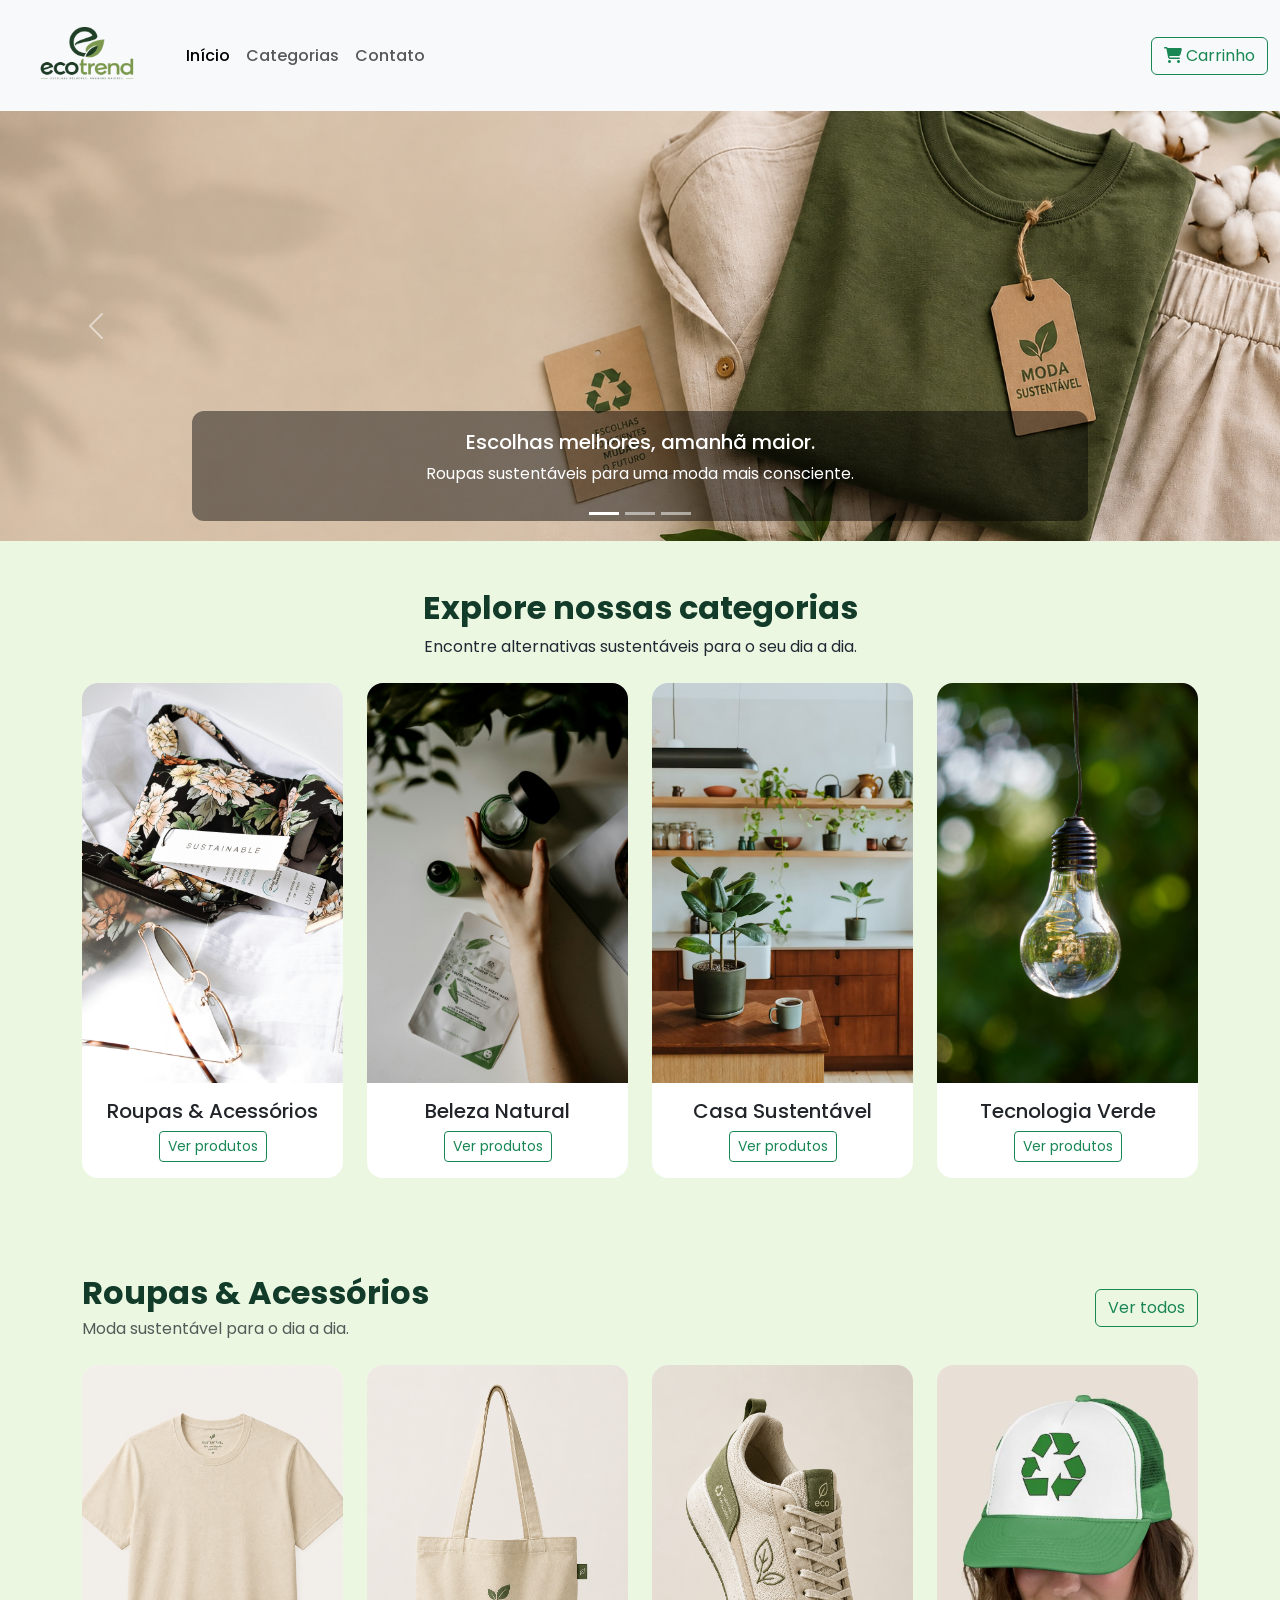
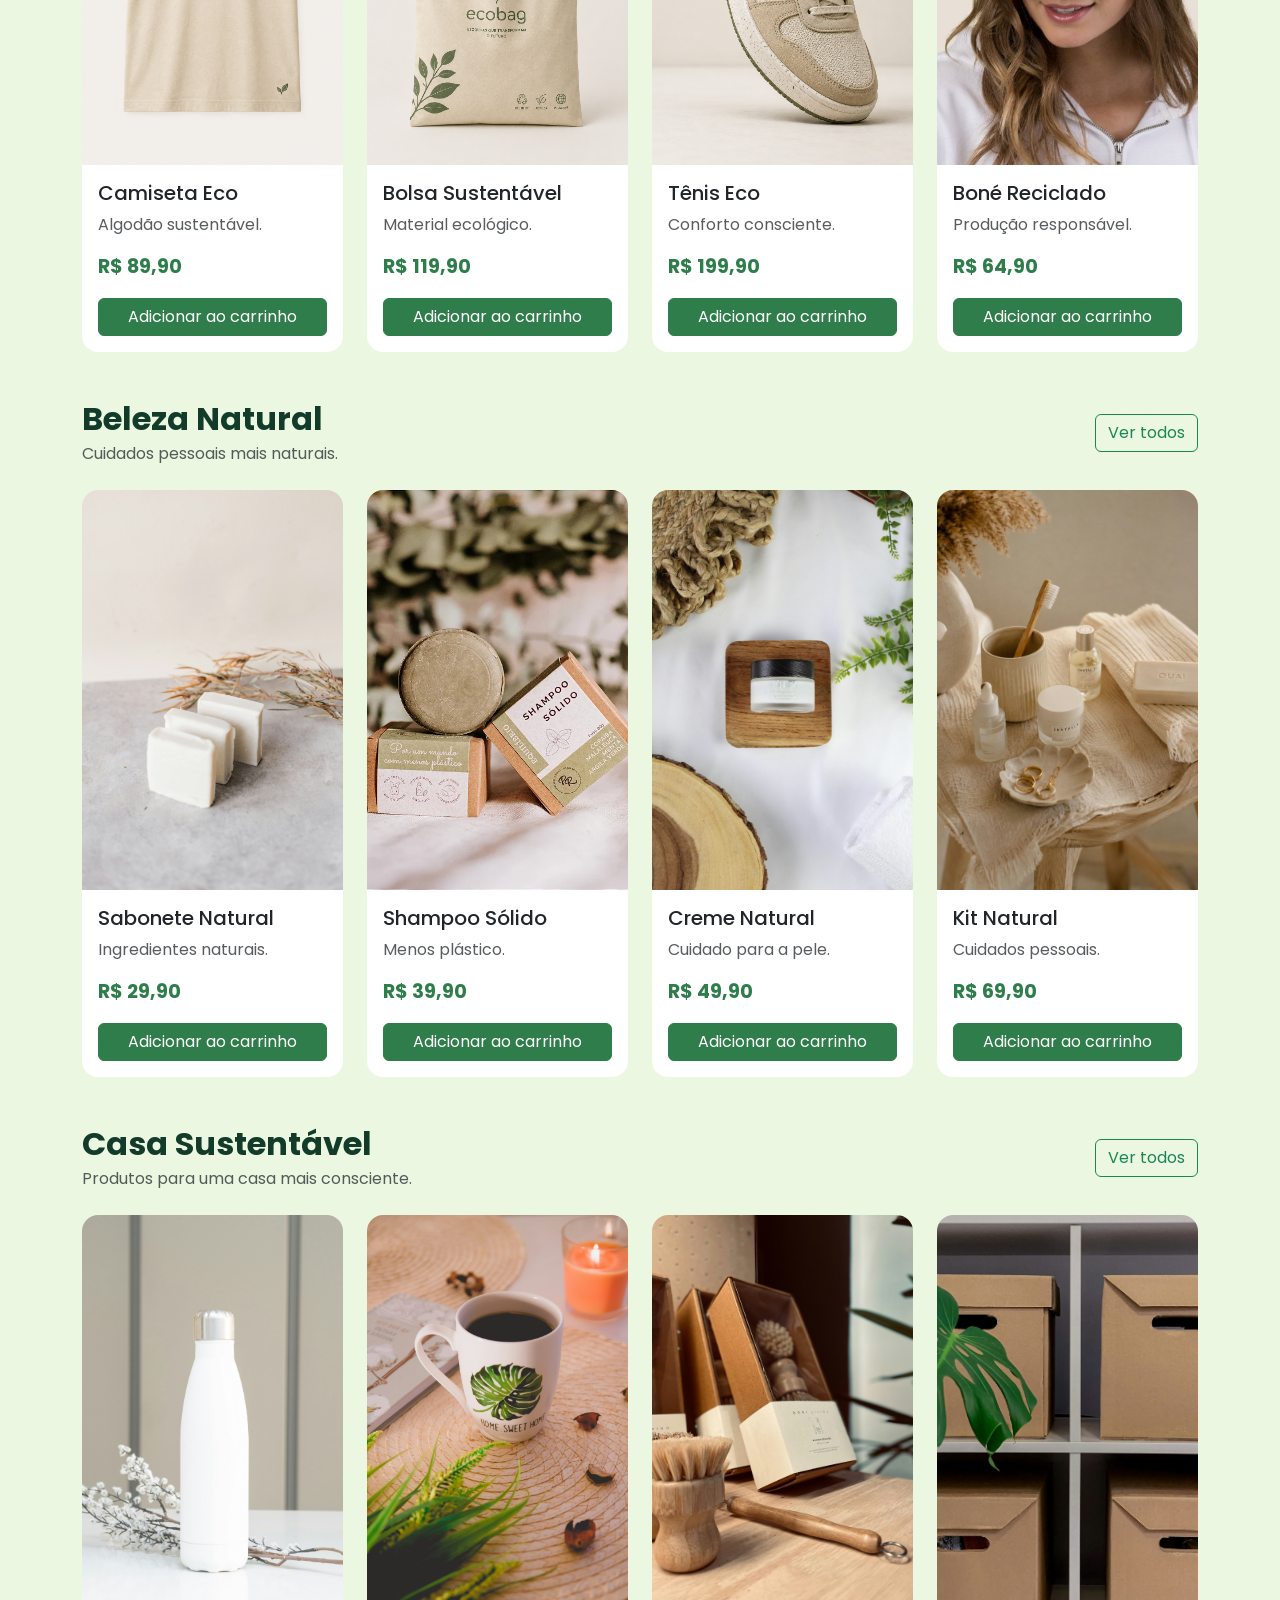
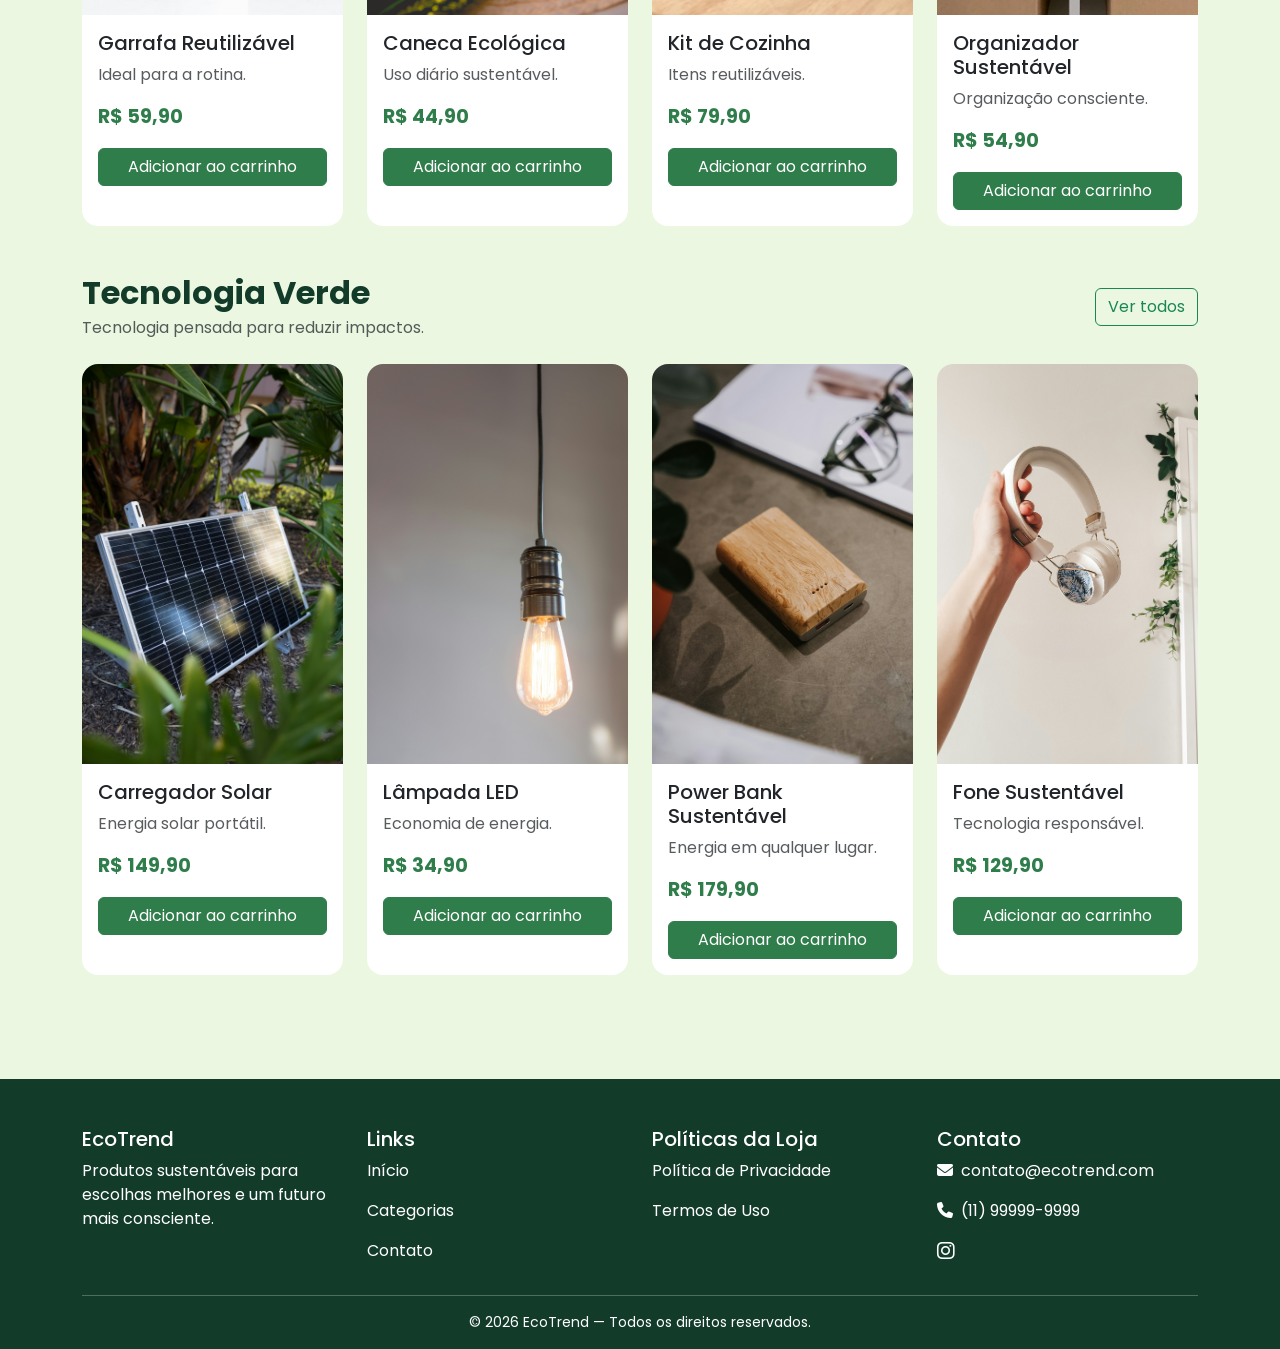
<file: index.html>
<!doctype html>
<html lang="pt-BR">
<head>
  <meta charset="utf-8">
  <meta name="viewport" content="width=device-width, initial-scale=1">
  <title>Início | EcoTrend</title>
  <link rel="icon" href="img/logo-ecotrend.png" type="image/png">

  <link href="https://cdn.jsdelivr.net/npm/bootstrap@5.3.3/dist/css/bootstrap.min.css" rel="stylesheet">
  <link href="https://cdnjs.cloudflare.com/ajax/libs/font-awesome/6.7.2/css/all.min.css" rel="stylesheet">
  <link rel="stylesheet" href="css/style.css">
</head>

<body>
<header>
  <nav class="navbar navbar-expand-lg navbar-light bg-light">
    <div class="container-fluid">
      <a class="navbar-brand" href="index.html"><img src="img/logo-ecotrend.png" alt="EcoTrend"></a>
      <button class="navbar-toggler" type="button" data-bs-toggle="collapse" data-bs-target="#navbarText" aria-controls="navbarText" aria-expanded="false" aria-label="Toggle navigation">
        <span class="navbar-toggler-icon"></span>
      </button>
      <div class="collapse navbar-collapse" id="navbarText">
        <ul class="navbar-nav me-auto mb-2 mb-lg-0">
          <li class="nav-item">
            <a class="nav-link active" aria-current="page" href="index.html">Início</a>
          </li>
          <li class="nav-item">
            <a class="nav-link" href="categorias.html">Categorias</a>
          </li>
          <li class="nav-item">
            <a class="nav-link" href="contato.html">Contato</a>
          </li>
        </ul>
        <a class="btn btn-outline-success" href="categorias.html"><i class="fa-solid fa-cart-shopping"></i> Carrinho</a>
      </div>
    </div>
  </nav>
</header>

<main>
<section>
<div id="carouselExampleCaptions" class="carousel slide" data-bs-ride="carousel">
  <div class="carousel-indicators">
    <button type="button" data-bs-target="#carouselExampleCaptions" data-bs-slide-to="0" class="active" aria-current="true" aria-label="Slide 1"></button>
    <button type="button" data-bs-target="#carouselExampleCaptions" data-bs-slide-to="1" aria-label="Slide 2"></button>
    <button type="button" data-bs-target="#carouselExampleCaptions" data-bs-slide-to="2" aria-label="Slide 3"></button>
  </div>
  <div class="carousel-inner">
    <div class="carousel-item active">
      <img src="img/banner-1.png" class="d-block w-100 hero-img" alt="Produtos sustentáveis">
      <div class="carousel-caption d-none d-md-block">
        <h5>Escolhas melhores, amanhã maior.</h5>
        <p>Roupas sustentáveis para uma moda mais consciente.</p>
      </div>
    </div>
    <div class="carousel-item">
      <img src="img/banner-2.jpg" class="d-block w-100 hero-img" alt="Tecnologia verde">
      <div class="carousel-caption d-none d-md-block">
        <h5>Tecnologia verde</h5>
        <p>Inovação que respeita o planeta.</p>
      </div>
    </div>
    <div class="carousel-item">
      <img src="img/banner-3.jpg" class="d-block w-100 hero-img" alt="Casa sustentável">
      <div class="carousel-caption d-none d-md-block">
        <h5>Uma casa mais consciente</h5>
        <p>Itens sustentáveis para todos os ambientes.</p>
      </div>
    </div>
  </div>
  <button class="carousel-control-prev" type="button" data-bs-target="#carouselExampleCaptions" data-bs-slide="prev">
    <span class="carousel-control-prev-icon" aria-hidden="true"></span>
    <span class="visually-hidden">Previous</span>
  </button>
  <button class="carousel-control-next" type="button" data-bs-target="#carouselExampleCaptions" data-bs-slide="next">
    <span class="carousel-control-next-icon" aria-hidden="true"></span>
    <span class="visually-hidden">Next</span>
  </button>
</div>
</section>

  <section class="container py-5">
    <div class="text-center mb-4">
      <h2 class="section-title">Explore nossas categorias</h2>
      <p>Encontre alternativas sustentáveis para o seu dia a dia.</p>
    </div>

    <div class="categorias-grid">
      <div class="card category-card h-100">
        <img src="img/categoria-roupas.jpg" alt="Roupas sustentáveis">

        <div class="card-body text-center">
          <h5>Roupas & Acessórios</h5>
          <a href="categorias.html" class="btn btn-outline-success btn-sm">Ver produtos</a>
        </div>
      </div>

      <div class="card category-card h-100">
        <img src="img/categoria-beleza.jpg" alt="Beleza natural">

        <div class="card-body text-center">
          <h5>Beleza Natural</h5>
          <a href="categorias.html" class="btn btn-outline-success btn-sm">Ver produtos</a>
        </div>
      </div>

      <div class="card category-card h-100">
        <img src="img/categoria-casa.png" alt="Casa sustentável">

        <div class="card-body text-center">
          <h5>Casa Sustentável</h5>
          <a href="categorias.html" class="btn btn-outline-success btn-sm">Ver produtos</a>
        </div>
      </div>

      <div class="card category-card h-100">
        <img src="img/categoria-tech.jpg" alt="Tecnologia verde">

        <div class="card-body text-center">
          <h5>Tecnologia Verde</h5>
          <a href="categorias.html" class="btn btn-outline-success btn-sm">Ver produtos</a>
        </div>
      </div>
    </div>
  </section>

  <section class="py-5">
    <div class="container">

      <div class="mb-5">
        <div class="d-flex justify-content-between align-items-center mb-4">
          <div>
            <h2 class="section-title mb-1">Roupas & Acessórios</h2>
            <p class="text-muted mb-0">Moda sustentável para o dia a dia.</p>
          </div>
          <a href="categorias.html" class="btn btn-outline-success">Ver todos</a>
        </div>

        <div class="row g-4">

          <div class="col-12 col-md-6 col-lg-3">
            <div class="card product-card h-100">
              <img src="img/produto-1.png" class="card-img-top" alt="Camiseta Eco">

              <div class="card-body">
                <h5 class="card-title">Camiseta Eco</h5>
                <p class="card-text text-muted">Algodão sustentável.</p>
                <p class="price">R$ 89,90</p>
                <a href="produto.html" class="btn btn-eco w-100">Adicionar ao carrinho</a>
              </div>
            </div>
          </div>


          <div class="col-12 col-md-6 col-lg-3">
            <div class="card product-card h-100">
              <img src="img/produto-5.png" class="card-img-top" alt="Bolsa Sustentável">

              <div class="card-body">
                <h5 class="card-title">Bolsa Sustentável</h5>
                <p class="card-text text-muted">Material ecológico.</p>
                <p class="price">R$ 119,90</p>
                <a href="produto.html" class="btn btn-eco w-100">Adicionar ao carrinho</a>
              </div>
            </div>
          </div>


          <div class="col-12 col-md-6 col-lg-3">
            <div class="card product-card h-100">
              <img src="img/produto-6.png" class="card-img-top" alt="Tênis Eco">

              <div class="card-body">
                <h5 class="card-title">Tênis Eco</h5>
                <p class="card-text text-muted">Conforto consciente.</p>
                <p class="price">R$ 199,90</p>
                <a href="produto.html" class="btn btn-eco w-100">Adicionar ao carrinho</a>
              </div>
            </div>
          </div>


          <div class="col-12 col-md-6 col-lg-3">
            <div class="card product-card h-100">
              <img src="img/produto-7.jpg" class="card-img-top" alt="Boné Reciclado">

              <div class="card-body">
                <h5 class="card-title">Boné Reciclado</h5>
                <p class="card-text text-muted">Produção responsável.</p>
                <p class="price">R$ 64,90</p>
                <a href="produto.html" class="btn btn-eco w-100">Adicionar ao carrinho</a>
              </div>
            </div>
          </div>
        </div>
      </div>

      <div class="mb-5">
        <div class="d-flex justify-content-between align-items-center mb-4">
          <div>
            <h2 class="section-title mb-1">Beleza Natural</h2>
            <p class="text-muted mb-0">Cuidados pessoais mais naturais.</p>
          </div>
          <a href="categorias.html" class="btn btn-outline-success">Ver todos</a>
        </div>

        <div class="row g-4">

          <div class="col-12 col-md-6 col-lg-3">
            <div class="card product-card h-100">
              <img src="img/produto-8.jpg" class="card-img-top" alt="Sabonete Natural">

              <div class="card-body">
                <h5 class="card-title">Sabonete Natural</h5>
                <p class="card-text text-muted">Ingredientes naturais.</p>
                <p class="price">R$ 29,90</p>
                <a href="produto.html" class="btn btn-eco w-100">Adicionar ao carrinho</a>
              </div>
            </div>
          </div>


          <div class="col-12 col-md-6 col-lg-3">
            <div class="card product-card h-100">
              <img src="img/produto-9.jpg" class="card-img-top" alt="Shampoo Sólido">
              <div class="card-body">
                <h5 class="card-title">Shampoo Sólido</h5>
                <p class="card-text text-muted">Menos plástico.</p>
                <p class="price">R$ 39,90</p>
                <a href="produto.html" class="btn btn-eco w-100">Adicionar ao carrinho</a>
              </div>
            </div>
          </div>

          <div class="col-12 col-md-6 col-lg-3">
            <div class="card product-card h-100">
              <img src="img/produto-10.jpg" class="card-img-top" alt="Creme Natural">

              <div class="card-body">
                <h5 class="card-title">Creme Natural</h5>
                <p class="card-text text-muted">Cuidado para a pele.</p>
                <p class="price">R$ 49,90</p>
                <a href="produto.html" class="btn btn-eco w-100">Adicionar ao carrinho</a>
              </div>
            </div>
          </div>


          <div class="col-12 col-md-6 col-lg-3">
            <div class="card product-card h-100">
              <img src="img/produto-11.jpg" class="card-img-top" alt="Kit Natural">

              <div class="card-body">
                <h5 class="card-title">Kit Natural</h5>
                <p class="card-text text-muted">Cuidados pessoais.</p>
                <p class="price">R$ 69,90</p>
                <a href="produto.html" class="btn btn-eco w-100">Adicionar ao carrinho</a>
              </div>
            </div>
          </div>
        </div>
      </div>

      <div class="mb-5">

        <div class="d-flex justify-content-between align-items-center mb-4">
          <div>
            <h2 class="section-title mb-1">Casa Sustentável</h2>
            <p class="text-muted mb-0">Produtos para uma casa mais consciente.</p>
          </div>
          <a href="categorias.html" class="btn btn-outline-success">Ver todos</a>
        </div>

        <div class="row g-4">
          <div class="col-12 col-md-6 col-lg-3">
            <div class="card product-card h-100">
              <img src="img/produto-3.jpg" class="card-img-top" alt="Garrafa Reutilizável">

              <div class="card-body">
                <h5 class="card-title">Garrafa Reutilizável</h5>
                <p class="card-text text-muted">Ideal para a rotina.</p>
                <p class="price">R$ 59,90</p>
                <a href="produto.html" class="btn btn-eco w-100">Adicionar ao carrinho</a>
              </div>
            </div>
          </div>


          <div class="col-12 col-md-6 col-lg-3">
            <div class="card product-card h-100">
              <img src="img/produto-12.jpg" class="card-img-top" alt="Caneca Ecológica">

              <div class="card-body">
                <h5 class="card-title">Caneca Ecológica</h5>
                <p class="card-text text-muted">Uso diário sustentável.</p>
                <p class="price">R$ 44,90</p>
                <a href="produto.html" class="btn btn-eco w-100">Adicionar ao carrinho</a>
              </div>
            </div>
          </div>


          <div class="col-12 col-md-6 col-lg-3">
            <div class="card product-card h-100">
              <img src="img/produto-13.jpg" class="card-img-top" alt="Kit de Cozinha">

              <div class="card-body">
                <h5 class="card-title">Kit de Cozinha</h5>
                <p class="card-text text-muted">Itens reutilizáveis.</p>
                <p class="price">R$ 79,90</p>
                <a href="produto.html" class="btn btn-eco w-100">Adicionar ao carrinho</a>
              </div>
            </div>
          </div>


          <div class="col-12 col-md-6 col-lg-3">
            <div class="card product-card h-100">
              <img src="img/produto-14.jpg" class="card-img-top" alt="Organizador Sustentável">

              <div class="card-body">
                <h5 class="card-title">Organizador Sustentável</h5>
                <p class="card-text text-muted">Organização consciente.</p>
                <p class="price">R$ 54,90</p>
                <a href="produto.html" class="btn btn-eco w-100">Adicionar ao carrinho</a>
              </div>
            </div>
          </div>
        </div>
      </div>

      <div class="mb-2">

        <div class="d-flex justify-content-between align-items-center mb-4">
          <div>
            <h2 class="section-title mb-1">Tecnologia Verde</h2>
            <p class="text-muted mb-0">Tecnologia pensada para reduzir impactos.</p>
          </div>
          <a href="categorias.html" class="btn btn-outline-success">Ver todos</a>
        </div>

        <div class="row g-4">

          <div class="col-12 col-md-6 col-lg-3">
            <div class="card product-card h-100">
              <img src="img/produto-16.jpg" class="card-img-top" alt="Carregador Solar">

              <div class="card-body">
                <h5 class="card-title">Carregador Solar</h5>
                <p class="card-text text-muted">Energia solar portátil.</p>
                <p class="price">R$ 149,90</p>
                <a href="produto.html" class="btn btn-eco w-100">Adicionar ao carrinho</a>
              </div>
            </div>
          </div>

          <div class="col-12 col-md-6 col-lg-3">
            <div class="card product-card h-100">
              <img src="img/produto-15.jpg" class="card-img-top" alt="Lâmpada LED">

              <div class="card-body">
                <h5 class="card-title">Lâmpada LED</h5>
                <p class="card-text text-muted">Economia de energia.</p>
                <p class="price">R$ 34,90</p>
                <a href="produto.html" class="btn btn-eco w-100">Adicionar ao carrinho</a>
              </div>
            </div>
          </div>

          <div class="col-12 col-md-6 col-lg-3">
            <div class="card product-card h-100">
              <img src="img/produto-4.jpg" class="card-img-top" alt="Power Bank Solar">

              <div class="card-body">
                <h5 class="card-title">Power Bank Sustentável</h5>
                <p class="card-text text-muted">Energia em qualquer lugar.</p>
                <p class="price">R$ 179,90</p>
                <a href="produto.html" class="btn btn-eco w-100">Adicionar ao carrinho</a>
              </div>
            </div>
          </div>

          <div class="col-12 col-md-6 col-lg-3">
            <div class="card product-card h-100">
              <img src="img/produto-17.jpg" class="card-img-top" alt="Fone Sustentável">
              <div class="card-body">
                <h5 class="card-title">Fone Sustentável</h5>
                <p class="card-text text-muted">Tecnologia responsável.</p>
                <p class="price">R$ 129,90</p>
                <a href="produto.html" class="btn btn-eco w-100">Adicionar ao carrinho</a>
              </div>
            </div>
          </div>
        </div>
      </div>
    </div>
  </section>
</main>

<footer class="footer mt-5 pt-5 pb-3">
  <div class="container">
    <div class="row g-4">
      <div class="col-md-3">
        <h5>EcoTrend</h5>
        <p>Produtos sustentáveis para escolhas melhores e um futuro mais consciente.</p>
      </div>
      
      <div class="col-md-3">
        <h5>Links</h5>
        <p><a href="index.html">Início</a></p>
        <p><a href="categorias.html">Categorias</a></p>
        <p><a href="contato.html">Contato</a></p>
      </div>

      <div class="col-md-3">
        <h5>Políticas da Loja</h5>
        <p><a href="#">Política de Privacidade</a></p>
        <p><a href="#">Termos de Uso</a></p>
      </div>

      <div class="col-md-3">
        <h5>Contato</h5>
        <p><i class="fa-solid fa-envelope me-2"></i>contato@ecotrend.com</p>
        <p><i class="fa-solid fa-phone me-2"></i>(11) 99999-9999</p>
        <div class="mt-3">
          <a class="me-3" href="https://www.instagram.com" target="_blank"><i class="fa-brands fa-instagram fa-lg"></i></a>
        </div>
      </div>
    </div>
    <hr>
    <div class="text-center small">© 2026 EcoTrend — Todos os direitos reservados.</div>
  </div>
</footer>
<script src="https://cdn.jsdelivr.net/npm/bootstrap@5.3.3/dist/js/bootstrap.bundle.min.js"></script>
</body>
</html>
</file>
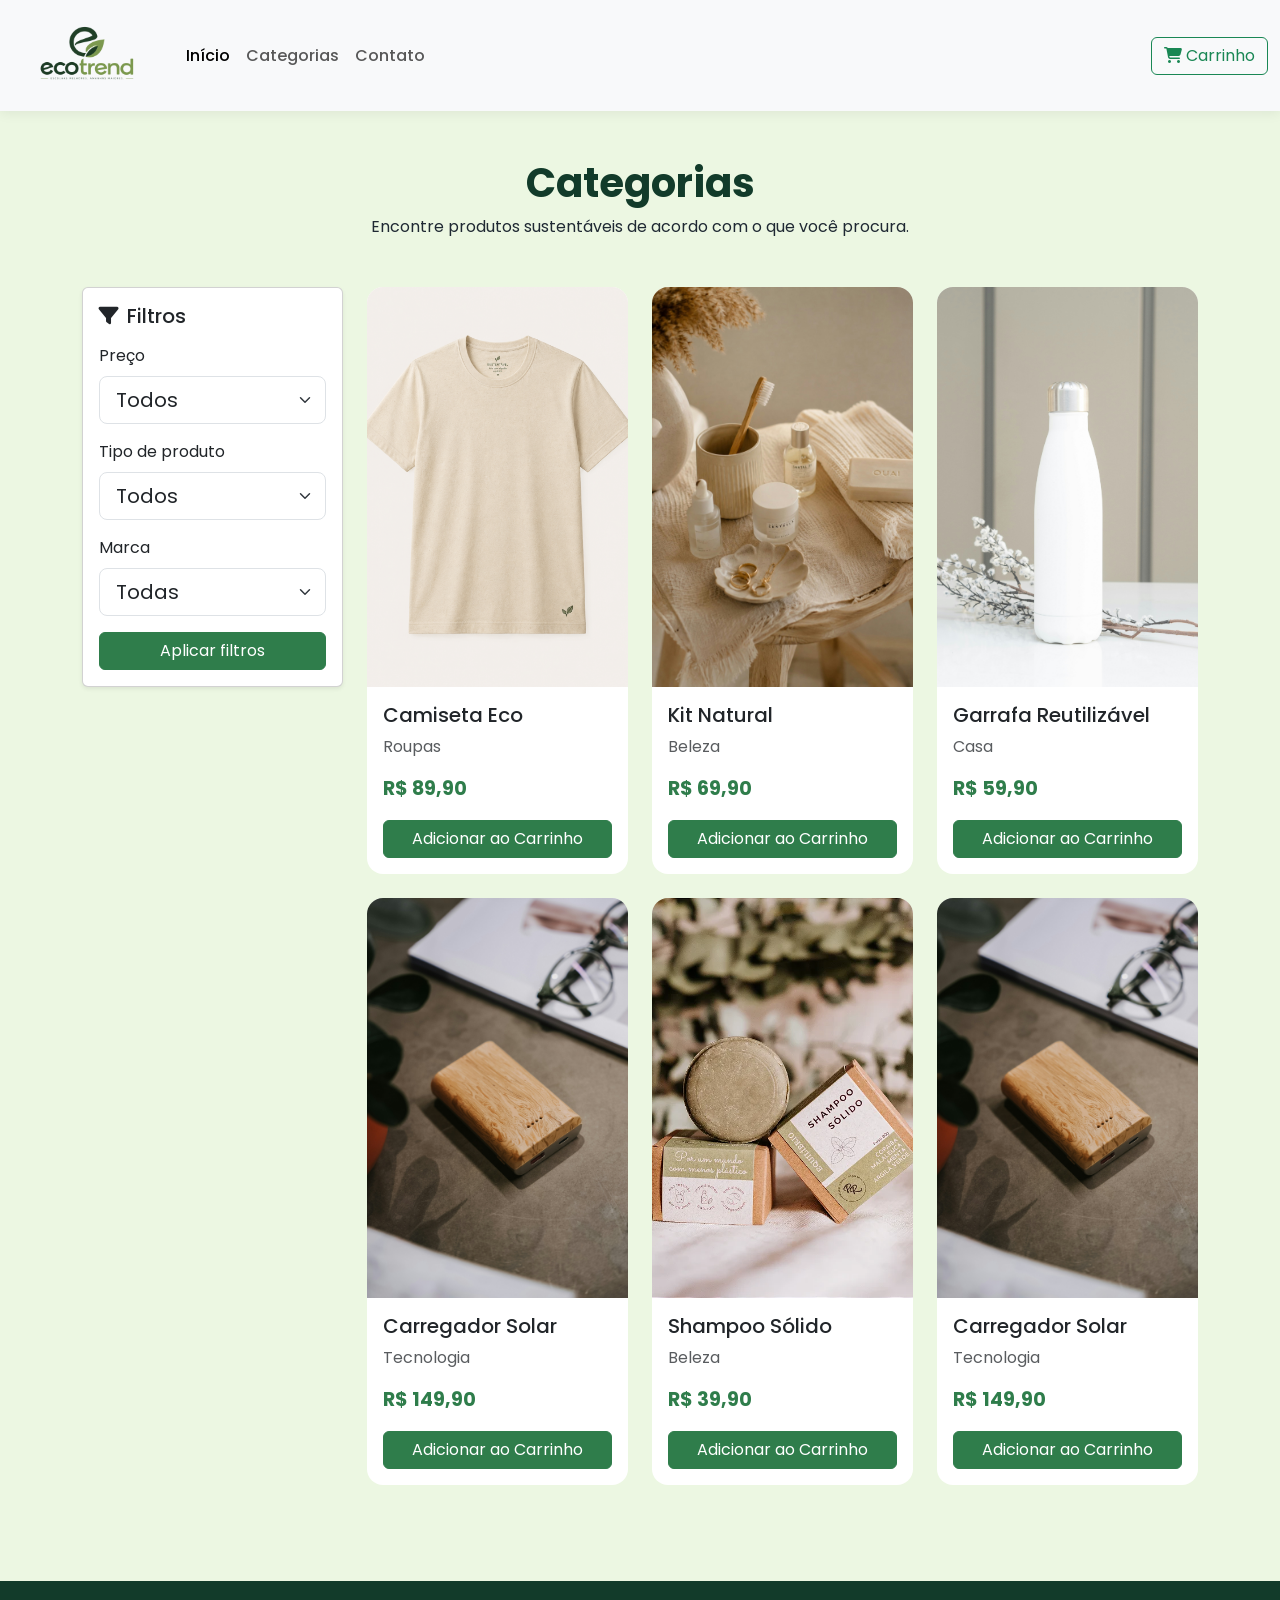
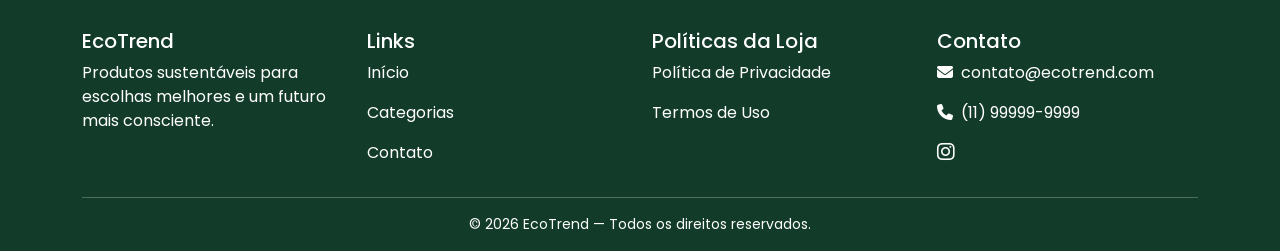
<file: categorias.html>
<!doctype html>
<html lang="pt-BR">
<head>
  <meta charset="utf-8">
  <meta name="viewport" content="width=device-width, initial-scale=1">
  <title>Categorias | EcoTrend</title>
  <link rel="icon" href="img/logo-ecotrend.png" type="image/png">

  <link href="https://cdn.jsdelivr.net/npm/bootstrap@5.3.3/dist/css/bootstrap.min.css" rel="stylesheet">
  <link href="https://cdnjs.cloudflare.com/ajax/libs/font-awesome/6.7.2/css/all.min.css" rel="stylesheet">
  <link rel="stylesheet" href="css/style.css">
</head>
<body>

<header>
  <nav class="navbar navbar-expand-lg navbar-light bg-light">
    <div class="container-fluid">
      <a class="navbar-brand" href="index.html"><img src="img/logo-ecotrend.png" alt="EcoTrend"></a>
      <button class="navbar-toggler" type="button" data-bs-toggle="collapse" data-bs-target="#navbarText" aria-controls="navbarText" aria-expanded="false" aria-label="Toggle navigation">
        <span class="navbar-toggler-icon"></span>
      </button>
      <div class="collapse navbar-collapse" id="navbarText">
        <ul class="navbar-nav me-auto mb-2 mb-lg-0">
          <li class="nav-item">
            <a class="nav-link active" aria-current="page" href="index.html">Início</a>
          </li>
          <li class="nav-item">
            <a class="nav-link" href="categorias.html">Categorias</a>
          </li>
          <li class="nav-item">
            <a class="nav-link" href="contato.html">Contato</a>
          </li>
        </ul>
        <a class="btn btn-outline-success" href="categorias.html"><i class="fa-solid fa-cart-shopping"></i> Carrinho</a>
      </div>
    </div>
  </nav>
</header>

<main class="container py-5">
  <div class="text-center mb-5">
    <h1 class="section-title">Categorias</h1>
    <p>Encontre produtos sustentáveis de acordo com o que você procura.</p>
  </div>

  <div class="row g-4">
    <aside class="col-12 col-lg-3">
      <div class="card shadow-sm p-3">
        <h5 class="mb-3"><i class="fa-solid fa-filter me-2"></i>Filtros</h5>

        <label class="form-label">Preço</label>
        <select class="form-select form-select-lg mb-3" aria-label="Large select example">
          <option selected>Todos</option>
          <option value="1">Até R$ 50</option>
          <option value="2">R$ 50 - R$ 100</option>
          <option value="3">Acima de R$ 100</option>
        </select>

        <label class="form-label">Tipo de produto</label>
        <select class="form-select form-select-lg mb-3" aria-label="Large select example">
          <option selected>Todos</option>
          <option value="1">Roupas</option>
          <option value="2">Beleza</option>
          <option value="3">Casa</option>
          <option value="4">Tecnologia</option>
        </select>

        <label class="form-label">Marca</label>
        <select class="form-select form-select-lg mb-3" aria-label="Large select example">
          <option selected>Todas</option>
          <option value="1">EcoTrend</option>
          <option value="2">Nature</option>
          <option value="3">GreenLife</option>
        </select>

        <button class="btn btn-eco w-100" type="button">Aplicar filtros</button>
      </div>
    </aside>

    <section class="col-12 col-lg-9">
      <div class="row g-4">
        <div class="col-12 col-md-6 col-xl-4">
          <div class="card product-card h-100">
            <img src="img/produto-1.png" alt="Camiseta Eco">
            <div class="card-body d-flex flex-column">
              <h5>Camiseta Eco</h5>
              <p class="text-muted">Roupas</p>
              <p class="price">R$ 89,90</p>
              <a href="produto.html" class="btn btn-eco mt-auto">Adicionar ao Carrinho</a>
            </div>
          </div>
        </div>

        <div class="col-12 col-md-6 col-xl-4">
          <div class="card product-card h-100">
            <img src="img/produto-11.jpg" alt="Kit Natural">
            <div class="card-body d-flex flex-column">
              <h5>Kit Natural</h5>
              <p class="text-muted">Beleza</p>
              <p class="price">R$ 69,90</p>
              <a href="produto.html" class="btn btn-eco mt-auto">Adicionar ao Carrinho</a>
            </div>
          </div>
        </div>

        <div class="col-12 col-md-6 col-xl-4">
          <div class="card product-card h-100">
            <img src="img/produto-3.jpg" alt="Garrafa Reutilizável">
            <div class="card-body d-flex flex-column">
              <h5>Garrafa Reutilizável</h5>
              <p class="text-muted">Casa</p>
              <p class="price">R$ 59,90</p>
              <a href="produto.html" class="btn btn-eco mt-auto">Adicionar ao Carrinho</a>
            </div>
          </div>
        </div>

        <div class="col-12 col-md-6 col-xl-4">
          <div class="card product-card h-100">
            <img src="img/produto-4.jpg" alt="Carregador Solar">
            <div class="card-body d-flex flex-column">
              <h5>Carregador Solar</h5>
              <p class="text-muted">Tecnologia</p>
              <p class="price">R$ 149,90</p>
              <a href="produto.html" class="btn btn-eco mt-auto">Adicionar ao Carrinho</a>
            </div>
          </div>
        </div>

        <div class="col-12 col-md-6 col-xl-4">
          <div class="card product-card h-100">
            <img src="img/produto-9.jpg" alt="Shampoo Sólido">
            <div class="card-body d-flex flex-column">
              <h5>Shampoo Sólido</h5>
              <p class="text-muted">Beleza</p>
              <p class="price">R$ 39,90</p>
              <a href="produto.html" class="btn btn-eco mt-auto">Adicionar ao Carrinho</a>
            </div>
          </div>
        </div>

        <div class="col-12 col-md-6 col-xl-4">
          <div class="card product-card h-100">
            <img src="img/produto-4.jpg" alt="Carregador Solar">
            <div class="card-body d-flex flex-column">
              <h5>Carregador Solar</h5>
              <p class="text-muted">Tecnologia</p>
              <p class="price">R$ 149,90</p>
              <a href="produto.html" class="btn btn-eco mt-auto">Adicionar ao Carrinho</a>
            </div>
          </div>
        </div>
      </div>
    </section>
  </div>
</main>

<footer class="footer mt-5 pt-5 pb-3">
  <div class="container">
    <div class="row g-4">
      <div class="col-md-3">
        <h5>EcoTrend</h5>
        <p>Produtos sustentáveis para escolhas melhores e um futuro mais consciente.</p>
      </div>
      
      <div class="col-md-3">
        <h5>Links</h5>
        <p><a href="index.html">Início</a></p>
        <p><a href="categorias.html">Categorias</a></p>
        <p><a href="contato.html">Contato</a></p>
      </div>

      <div class="col-md-3">
        <h5>Políticas da Loja</h5>
        <p><a href="#">Política de Privacidade</a></p>
        <p><a href="#">Termos de Uso</a></p>
      </div>

      <div class="col-md-3">
        <h5>Contato</h5>
        <p><i class="fa-solid fa-envelope me-2"></i>contato@ecotrend.com</p>
        <p><i class="fa-solid fa-phone me-2"></i>(11) 99999-9999</p>
        <div class="mt-3">
          <a class="me-3" href="https://www.instagram.com" target="_blank"><i class="fa-brands fa-instagram fa-lg"></i></a>
        </div>
      </div>
    </div>
    <hr>
    <div class="text-center small">© 2026 EcoTrend — Todos os direitos reservados.</div>
  </div>
</footer>

<script src="https://cdn.jsdelivr.net/npm/bootstrap@5.3.3/dist/js/bootstrap.bundle.min.js"></script>
</body>
</html>
</file>
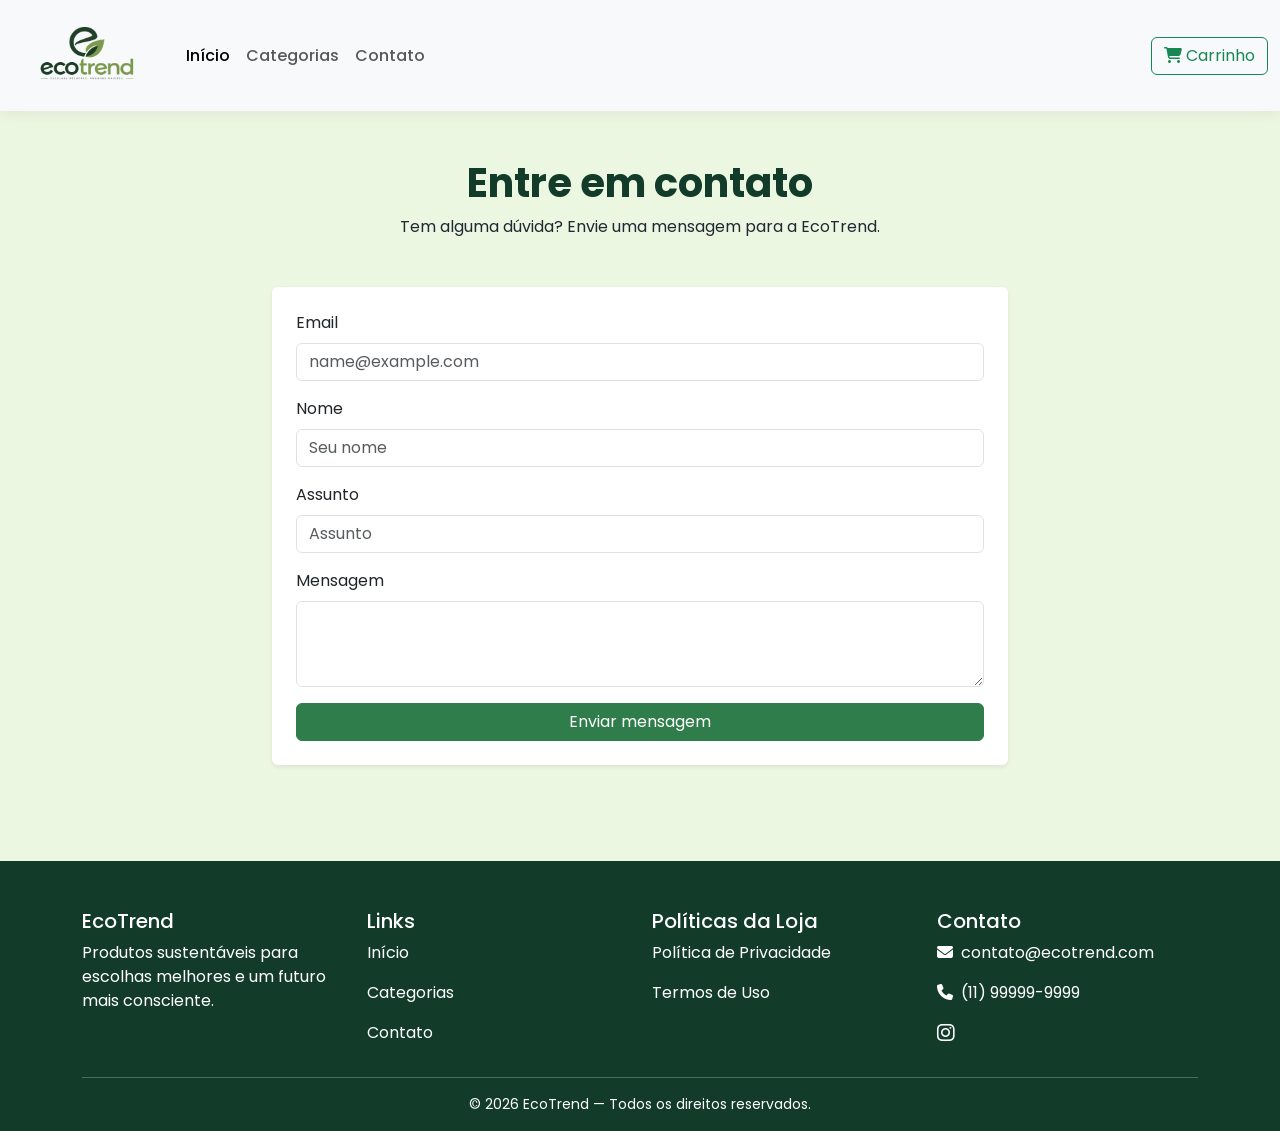
<file: contato.html>
<!doctype html>
<html lang="pt-BR">
<head>
  <meta charset="utf-8">
  <meta name="viewport" content="width=device-width, initial-scale=1">
  <title>Contato | EcoTrend</title>
  <link rel="icon" href="img/logo-ecotrend.png" type="image/png">

  <link href="https://cdn.jsdelivr.net/npm/bootstrap@5.3.3/dist/css/bootstrap.min.css" rel="stylesheet">
  <link href="https://cdnjs.cloudflare.com/ajax/libs/font-awesome/6.7.2/css/all.min.css" rel="stylesheet">
  <link rel="stylesheet" href="css/style.css">
</head>
<body>

<header>
  <nav class="navbar navbar-expand-lg navbar-light bg-light">
    <div class="container-fluid">
      <a class="navbar-brand" href="index.html"><img src="img/logo-ecotrend.png" alt="EcoTrend"></a>
      <button class="navbar-toggler" type="button" data-bs-toggle="collapse" data-bs-target="#navbarText" aria-controls="navbarText" aria-expanded="false" aria-label="Toggle navigation">
        <span class="navbar-toggler-icon"></span>
      </button>
      <div class="collapse navbar-collapse" id="navbarText">
        <ul class="navbar-nav me-auto mb-2 mb-lg-0">
          <li class="nav-item">
            <a class="nav-link active" aria-current="page" href="index.html">Início</a>
          </li>
          <li class="nav-item">
            <a class="nav-link" href="categorias.html">Categorias</a>
          </li>
          <li class="nav-item">
            <a class="nav-link" href="contato.html">Contato</a>
          </li>
        </ul>
        <a class="btn btn-outline-success" href="categorias.html"><i class="fa-solid fa-cart-shopping"></i> Carrinho</a>
      </div>
    </div>
  </nav>
</header>

<main class="container py-5">
  <div class="row justify-content-center">
    <div class="col-12 col-lg-8">
      <div class="text-center mb-5">
        <h1 class="section-title">Entre em contato</h1>
        <p>Tem alguma dúvida? Envie uma mensagem para a EcoTrend.</p>
      </div>

      <form class="card shadow-sm border-0 p-4" onsubmit="enviarFormulario(event)">
        <div class="mb-3">
          <label for="exampleFormControlInput1" class="form-label">Email</label>
          <input type="email" class="form-control" id="exampleFormControlInput1" placeholder="name@example.com">
        </div>
        <div class="mb-3">
          <label for="exampleFormControlInput2" class="form-label">Nome</label>
          <input type="text" class="form-control" id="exampleFormControlInput2" placeholder="Seu nome">
        </div>
        <div class="mb-3">
          <label for="exampleFormControlInput3" class="form-label">Assunto</label>
          <input type="text" class="form-control" id="exampleFormControlInput3" placeholder="Assunto">
        </div>
        <div class="mb-3">
          <label for="exampleFormControlTextarea1" class="form-label">Mensagem</label>
          <textarea class="form-control" id="exampleFormControlTextarea1" rows="3"></textarea>
        </div>
        <button type="submit" class="btn btn-eco w-100">Enviar mensagem</button>
      </form>
    </div>
  </div>
</main>

<footer class="footer mt-5 pt-5 pb-3">
  <div class="container">
    <div class="row g-4">
      <div class="col-md-3">
        <h5>EcoTrend</h5>
        <p>Produtos sustentáveis para escolhas melhores e um futuro mais consciente.</p>
      </div>
      
      <div class="col-md-3">
        <h5>Links</h5>
        <p><a href="index.html">Início</a></p>
        <p><a href="categorias.html">Categorias</a></p>
        <p><a href="contato.html">Contato</a></p>
      </div>

      <div class="col-md-3">
        <h5>Políticas da Loja</h5>
        <p><a href="#">Política de Privacidade</a></p>
        <p><a href="#">Termos de Uso</a></p>
      </div>

      <div class="col-md-3">
        <h5>Contato</h5>
        <p><i class="fa-solid fa-envelope me-2"></i>contato@ecotrend.com</p>
        <p><i class="fa-solid fa-phone me-2"></i>(11) 99999-9999</p>
        <div class="mt-3">
          <a class="me-3" href="https://www.instagram.com" target="_blank"><i class="fa-brands fa-instagram fa-lg"></i></a>
        </div>
      </div>
    </div>
    <hr>
    <div class="text-center small">© 2026 EcoTrend — Todos os direitos reservados.</div>
  </div>
</footer>
<script src="https://cdn.jsdelivr.net/npm/bootstrap@5.3.3/dist/js/bootstrap.bundle.min.js"></script>
</body>
</html>
</file>
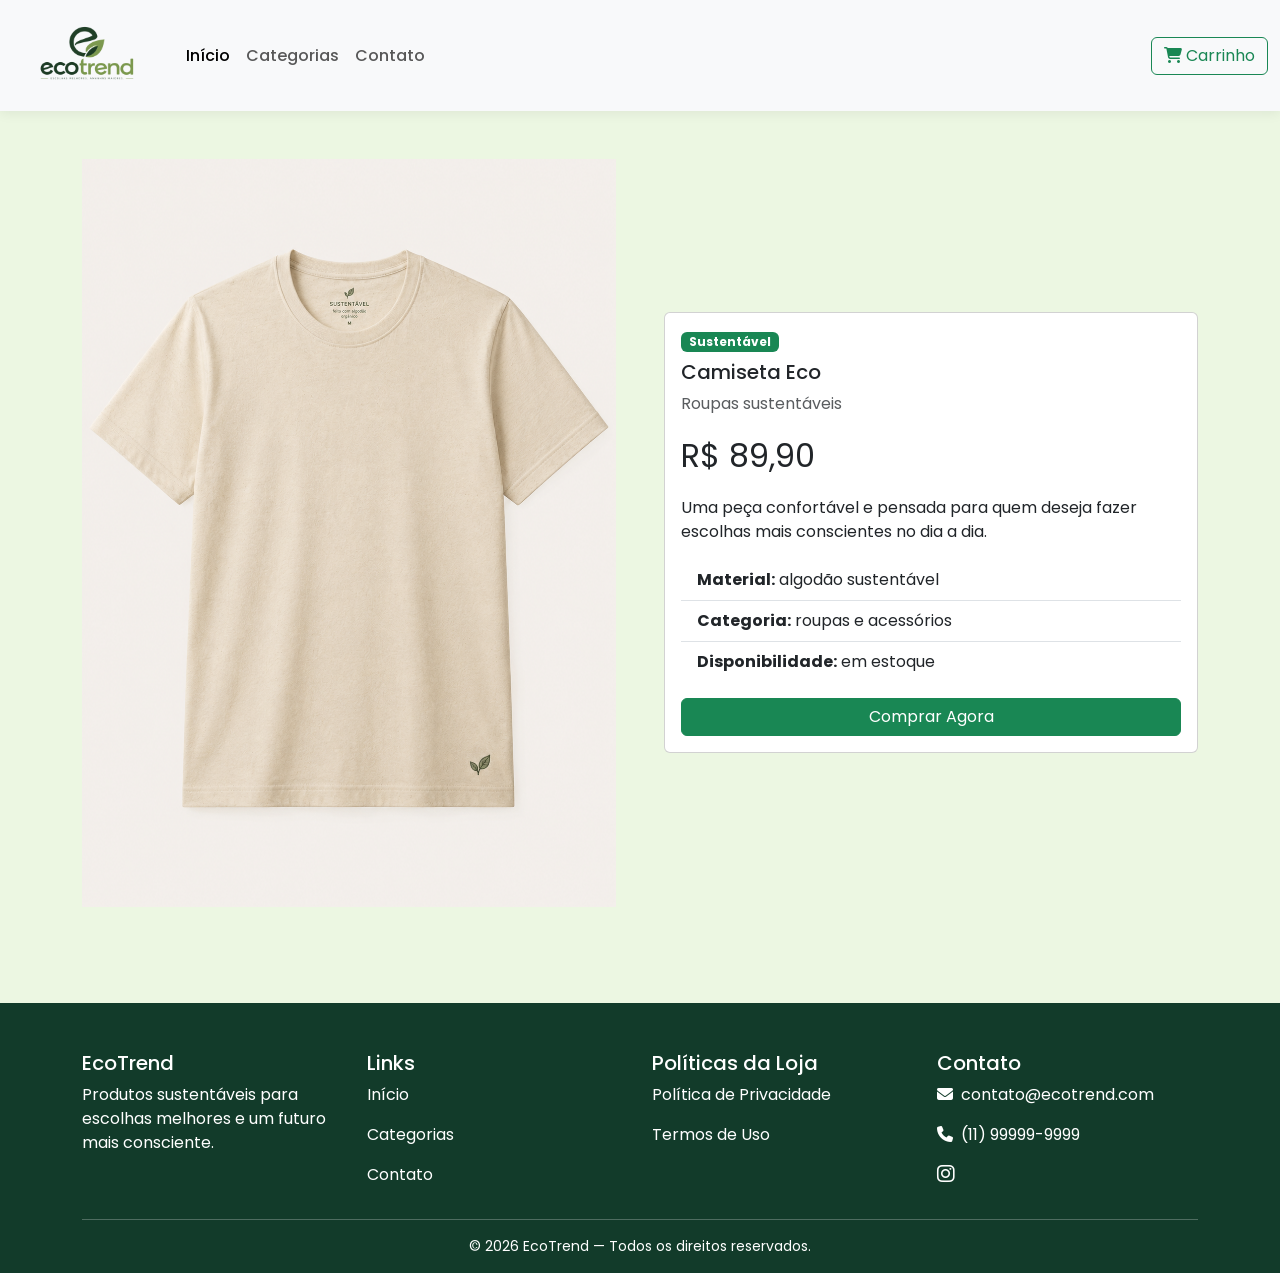
<file: produto.html>
<!doctype html>
<html lang="pt-BR">
<head>
  <meta charset="utf-8">
  <meta name="viewport" content="width=device-width, initial-scale=1">
  <title>Detalhes do Produto | EcoTrend</title>
  <link rel="icon" href="img/logo-ecotrend.png" type="image/png">

  <link href="https://cdn.jsdelivr.net/npm/bootstrap@5.3.3/dist/css/bootstrap.min.css" rel="stylesheet">
  <link href="https://cdnjs.cloudflare.com/ajax/libs/font-awesome/6.7.2/css/all.min.css" rel="stylesheet">
  <link rel="stylesheet" href="css/style.css">
</head>
<body>

<header>
  <nav class="navbar navbar-expand-lg navbar-light bg-light">
    <div class="container-fluid">
      <a class="navbar-brand" href="index.html"><img src="img/logo-ecotrend.png" alt="EcoTrend"></a>
      <button class="navbar-toggler" type="button" data-bs-toggle="collapse" data-bs-target="#navbarText" aria-controls="navbarText" aria-expanded="false" aria-label="Toggle navigation">
        <span class="navbar-toggler-icon"></span>
      </button>
      <div class="collapse navbar-collapse" id="navbarText">
        <ul class="navbar-nav me-auto mb-2 mb-lg-0">
          <li class="nav-item">
            <a class="nav-link active" aria-current="page" href="index.html">Início</a>
          </li>
          <li class="nav-item">
            <a class="nav-link" href="categorias.html">Categorias</a>
          </li>
          <li class="nav-item">
            <a class="nav-link" href="contato.html">Contato</a>
          </li>
        </ul>
        <a class="btn btn-outline-success" href="categorias.html"><i class="fa-solid fa-cart-shopping"></i> Carrinho</a>
      </div>
    </div>
  </nav>
</header>

<main class="container py-5 flex-grow-1">

  <div class="row g-5 align-items-center">
    <div class="col-12 col-lg-6">
      <img src="img/produto-1.png" class="card-img-top" alt="Camiseta Eco">
    </div>

    <div class="col-12 col-lg-6">
      <div class="card">
        <div class="card-body">
          <span class="badge text-bg-success mb-2">Sustentável</span>
          <h5 class="card-title">Camiseta Eco</h5>
          <p class="card-text text-muted">Roupas sustentáveis</p>
          <p class="card-text fs-2">R$ 89,90</p>
          <p class="card-text">Uma peça confortável e pensada para quem deseja fazer escolhas mais conscientes no dia a dia.</p>

          <ul class="list-group list-group-flush mb-3">
            <li class="list-group-item"><strong>Material:</strong> algodão sustentável</li>
            <li class="list-group-item"><strong>Categoria:</strong> roupas e acessórios</li>
            <li class="list-group-item"><strong>Disponibilidade:</strong> em estoque</li>
          </ul>

          <a href="#" class="btn btn-success w-100">Comprar Agora</a>
        </div>
      </div>
    </div>
  </div>
</main>

<footer class="footer mt-5 pt-5 pb-3">
  <div class="container">
    <div class="row g-4">
      <div class="col-md-3">
        <h5>EcoTrend</h5>
        <p>Produtos sustentáveis para escolhas melhores e um futuro mais consciente.</p>
      </div>
      
      <div class="col-md-3">
        <h5>Links</h5>
        <p><a href="index.html">Início</a></p>
        <p><a href="categorias.html">Categorias</a></p>
        <p><a href="contato.html">Contato</a></p>
      </div>

      <div class="col-md-3">
        <h5>Políticas da Loja</h5>
        <p><a href="#">Política de Privacidade</a></p>
        <p><a href="#">Termos de Uso</a></p>
      </div>

      <div class="col-md-3">
        <h5>Contato</h5>
        <p><i class="fa-solid fa-envelope me-2"></i>contato@ecotrend.com</p>
        <p><i class="fa-solid fa-phone me-2"></i>(11) 99999-9999</p>
        <div class="mt-3">
          <a class="me-3" href="https://www.instagram.com" target="_blank"><i class="fa-brands fa-instagram fa-lg"></i></a>
        </div>
      </div>
    </div>
    <hr>
    <div class="text-center small">© 2026 EcoTrend — Todos os direitos reservados.</div>
  </div>
</footer>

<script src="https://cdn.jsdelivr.net/npm/bootstrap@5.3.3/dist/js/bootstrap.bundle.min.js"></script>
</body>
</html>
</file>
<file: css/style.css>
@import url('https://fonts.googleapis.com/css2?family=Poppins:wght@400;500;600;700&display=swap');

:root {
  --eco-dark: #123b2a;
  --eco-green: #2f7d4b;
  --eco-light: #edf7ef;
  --eco-lime: #9bcf53;
  --eco-text: #1f2933;
}

body {
  font-family: "Poppins", sans-serif;
  color: var(--eco-text);
  background: #ecf7e2;
}

.navbar {
  background: #fff;
  box-shadow: 0 2px 12px rgba(0,0,0,.07);
}

.navbar-brand img {
  width: 150px;
  height: 85px;
  object-fit: contain;
}

.nav-link {
  font-weight: 500;
}

.hero-img {
  width: 100%;
  height: 430px;
  object-fit: cover;
  border-radius: 0;
}

.carousel-caption {
  background: rgba(0,0,0,.45);
  border-radius: 12px;
  padding: 1.2rem;
}

.section-title {
  color: var(--eco-dark);
  font-weight: 700;
}

.category-card img,
.product-card img {
  width: 100%;
  height: 400px;
  object-fit: cover;
}

.category-card,
.product-card {
  border: 0;
  border-radius: 16px;
  overflow: hidden;
  transition: transform .2s, box-shadow .2s;
}

.category-card:hover,
.product-card:hover {
  transform: translateY(-4px);
  box-shadow: 0 12px 28px rgba(0,0,0,.10);
}

.price {
  color: var(--eco-green);
  font-size: 1.2rem;
  font-weight: 700;
}

.btn-eco {
  background: var(--eco-green);
  border-color: var(--eco-green);
  color: white;
}

.btn-eco:hover {
  background: var(--eco-dark);
  border-color: var(--eco-dark);
  color: white;
}

.footer {
  background: var(--eco-dark);
  color: white;
}

.footer a {
  color: white;
  text-decoration: none;
}

@media (max-width: 575px) {
  .hero-img {
    height: 320px;
  }

  .navbar-brand img {
    width: 125px;
  }
}

.categorias-grid {
  display: grid;
  grid-template-columns: repeat(4, 1fr);
  gap: 1.5rem;
}

@media (max-width: 991px) {
  .categorias-grid {
    grid-template-columns: repeat(2, 1fr);
  }
}

@media (max-width: 575px) {
  .categorias-grid {
    grid-template-columns: 1fr;
  }
}
</file>
